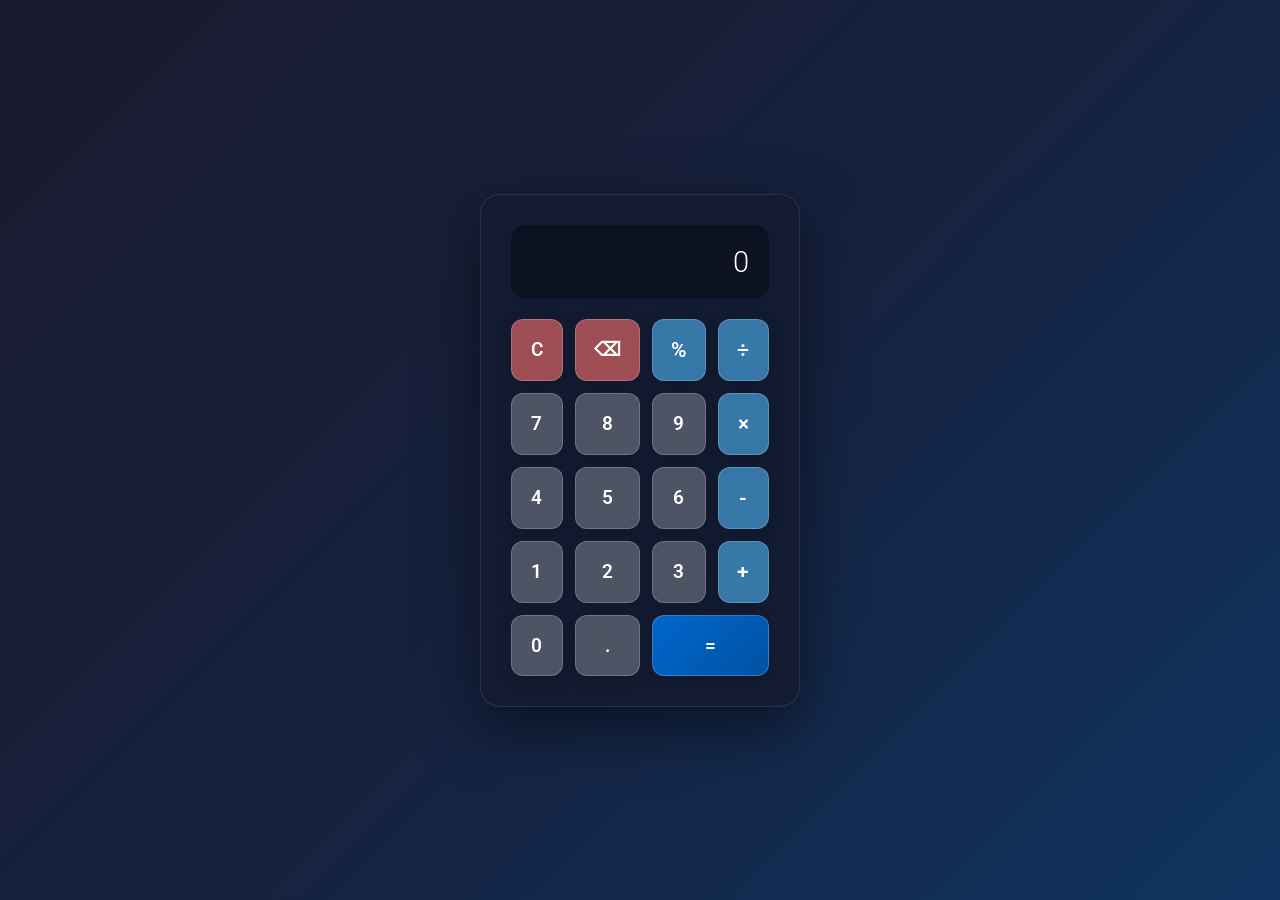
<file: calculator/index.html>
<!doctype html>
<html lang="en">
  <head>
    <meta charset="UTF-8" />
    <meta name="viewport" content="width=device-width, initial-scale=1.0" />
    <title>Calculator</title>
    <link rel="stylesheet" href="style.css" />
  </head>
  <body>
    <div class="container">
      <div class="cals-text">
        <p id="history"></p>
        <p id="user-input">0</p>
      </div>
      <div class="cals-keys">
        <button class="cals-btn" id="clear">C</button>
        <button class="cals-btn" id="backspace">⌫</button>
        <button class="cals-btn" id="percent">%</button>
        <button class="cals-btn" id="divide">÷</button>

        <button class="cals-btn" id="seven">7</button>
        <button class="cals-btn" id="eight">8</button>
        <button class="cals-btn" id="nine">9</button>
        <button class="cals-btn" id="multiply">×</button>

        <button class="cals-btn" id="four">4</button>
        <button class="cals-btn" id="five">5</button>
        <button class="cals-btn" id="six">6</button>
        <button class="cals-btn" id="subtract">-</button>

        <button class="cals-btn" id="one">1</button>
        <button class="cals-btn" id="two">2</button>
        <button class="cals-btn" id="three">3</button>
        <button class="cals-btn" id="add">+</button>

        <button class="cals-btn zero" id="zero">0</button>
        <button class="cals-btn" id="decimal">.</button>
        <button class="cals-btn equal-sign" id="equal">=</button>
      </div>
      <!-- /.cals-keys -->
    </div>
    <!-- /.container -->
  </body>
  <script src="script.js"></script>
</html>
</file>
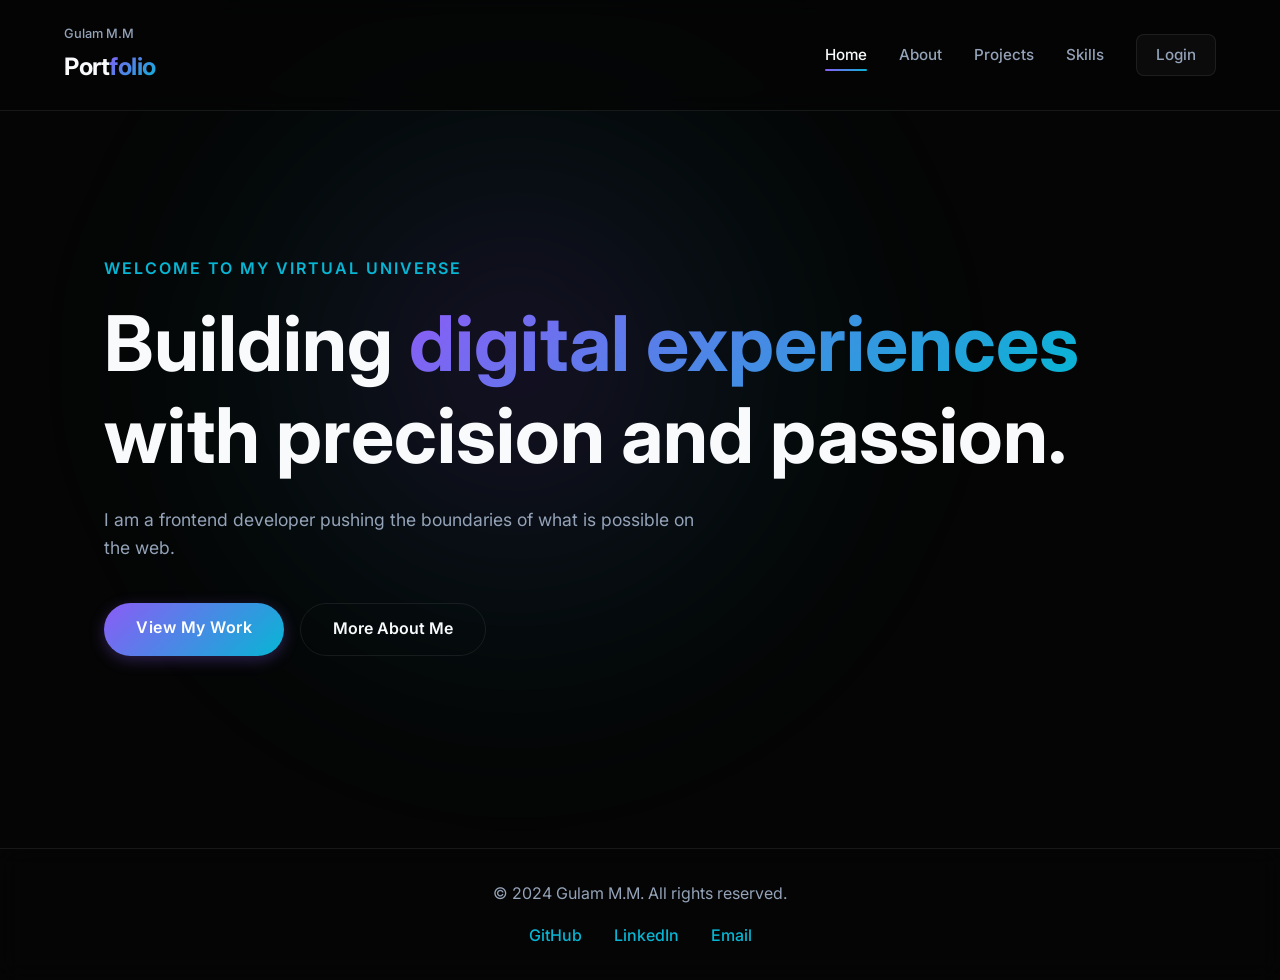
<file: portfolio-website/index.html>
<!doctype html>
<html lang="en">
  <head>
    <meta charset="UTF-8" />
    <meta name="viewport" content="width=device-width, initial-scale=1.0" />
    <title>My Portfolio</title>
    <meta
      name="description"
      content="portfolio of a creative developer specializing in modern web experiences."
    />
    <link rel="stylesheet" href="style.css" />
  </head>

  <body>
    <div class="ambient-glow"></div>

    <nav class="navbar">
      <div class="nav-header">
        <div class="nav-name">Gulam M.M</div>
        <a href="index.html" class="nav-logo"
          >Port<span class="text-gradient">folio</span></a
        >
      </div>

      <button class="menu-toggle" aria-label="Toggle Navigation">
        <svg
          width="24"
          height="24"
          viewBox="0 0 24 24"
          fill="none"
          stroke="currentColor"
          stroke-width="2"
          stroke-linecap="round"
          stroke-linejoin="round"
        >
          <line x1="3" y1="12" x2="21" y2="12"></line>
          <line x1="3" y1="6" x2="21" y2="6"></line>
          <line x1="3" y1="18" x2="21" y2="18"></line>
        </svg>
      </button>

      <div class="nav-links">
        <a href="index.html" class="active">Home</a>
        <a href="about.html">About</a>
        <a href="projects.html">Projects</a>
        <a href="skills.html">Skills</a>
        <a href="login.html" class="btn-login">Login</a>
      </div>
    </nav>

    <main>
      <section class="hero">
        <p class="tagline">Welcome to my virtual universe</p>
        <h1>
          Building <span class="text-gradient">digital experiences</span> with
          precision and passion.
        </h1>
        <p class="description">
          I am a frontend developer pushing the boundaries of what is possible
          on the web.
        </p>

        <div class="hero-btns">
          <a href="projects.html" class="btn-primary">View My Work</a>
          <a href="about.html" class="btn-secondary">More About Me</a>
        </div>
      </section>
    </main>

    <footer class="footer">
      <div class="footer-content">
        <p>&copy; 2024 Gulam M.M. All rights reserved.</p>
        <div class="footer-links">
          <a href="https://github.com/gulam-mm-alt">GitHub</a>
          <a href="https://www.linkedin.com/in/gulam-mohayyuddinsha-makandar-436558289">LinkedIn</a>
          <a href="mailto:saleemshamakandar4@gmail.com">Email</a>
        </div>
      </div>
    </footer>

    <script src="script.js"></script>
  </body>
</html>
</file>
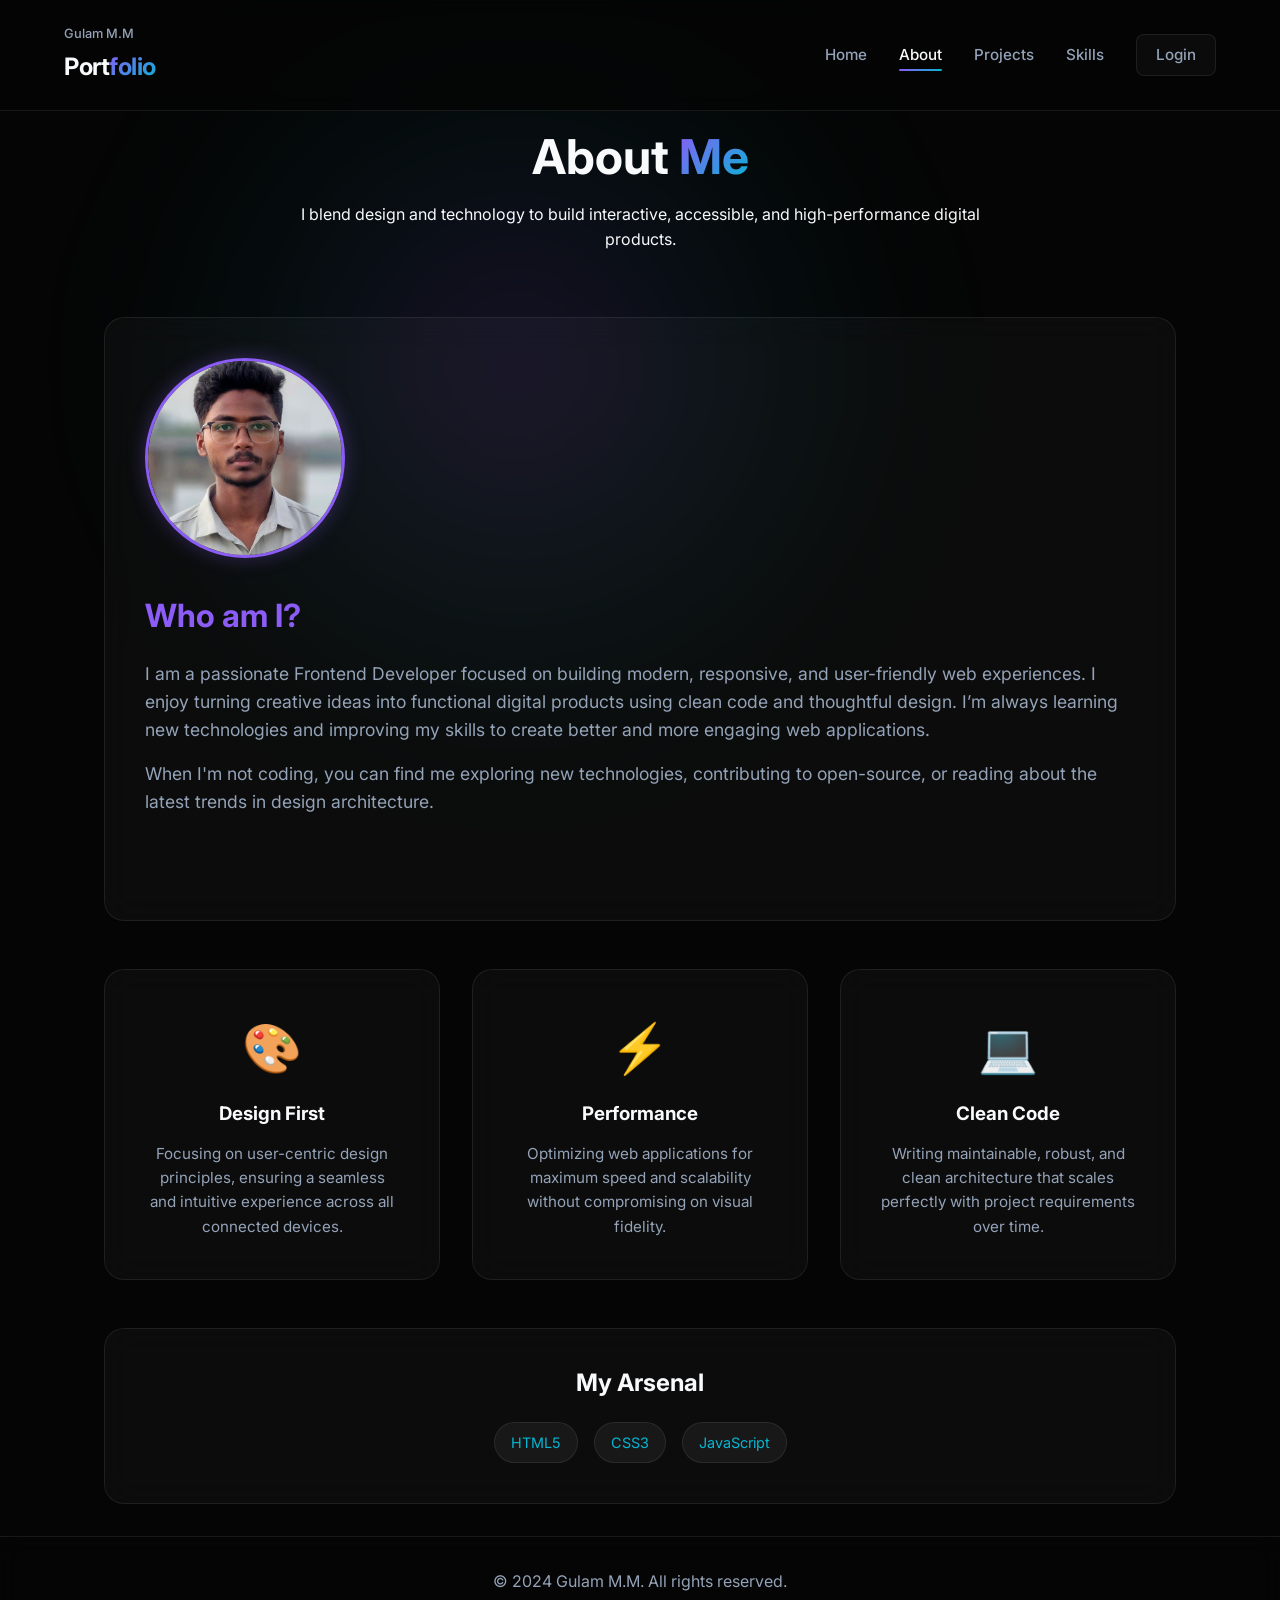
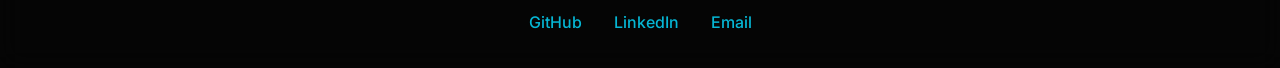
<file: portfolio-website/about.html>
<!doctype html>
<html lang="en">
  <head>
    <meta charset="UTF-8" />
    <meta name="viewport" content="width=device-width, initial-scale=1.0" />
    <title>About Me | Portfolio</title>
    <meta
      name="description"
      content="Learn more about my background, skills, and experience as a frontend developer."
    />
    <link rel="stylesheet" href="style.css" />
  </head>

  <body>
    <div class="ambient-glow"></div>

    <nav class="navbar">
      <div class="nav-header">
        <div class="nav-name">Gulam M.M</div>
        <a href="index.html" class="nav-logo"
          >Port<span class="text-gradient">folio</span></a
        >
      </div>

      <button class="menu-toggle" aria-label="Toggle Navigation">
        <svg
          width="24"
          height="24"
          viewBox="0 0 24 24"
          fill="none"
          stroke="currentColor"
          stroke-width="2"
          stroke-linecap="round"
          stroke-linejoin="round"
        >
          <line x1="3" y1="12" x2="21" y2="12"></line>
          <line x1="3" y1="6" x2="21" y2="6"></line>
          <line x1="3" y1="18" x2="21" y2="18"></line>
        </svg>
      </button>

      <div class="nav-links">
        <a href="index.html">Home</a>
        <a href="about.html" class="active">About</a>
        <a href="projects.html">Projects</a>
        <a href="skills.html">Skills</a>
        <a href="login.html" class="btn-login">Login</a>
      </div>
    </nav>

    <main class="about-page">
      <div class="page-header">
        <h1 class="reveal">About <span class="text-gradient">Me</span></h1>
        <p class="description reveal" style="max-width: 700px; margin: 0 auto">
          I blend design and technology to build interactive, accessible, and
          high-performance digital products.
        </p>
      </div>

      <section class="about-content">
        <div class="glass-card flex-card reveal">
          <div class="profile-image">
            <img
              src="images/WhatsApp Image 2025-09-30 at 01.10.41_15204b64.jpg"
              alt="Gulam M.M"
              class="profile-photo"
            />
          </div>
          <div class="bio-section">
            <h2>Who am I?</h2>
            <p>
              I am a passionate Frontend Developer focused on building modern,
              responsive, and user-friendly web experiences. I enjoy turning
              creative ideas into functional digital products using clean code
              and thoughtful design. I’m always learning new technologies and
              improving my skills to create better and more engaging web
              applications.
            </p>
            <p>
              When I'm not coding, you can find me exploring new technologies,
              contributing to open-source, or reading about the latest trends in
              design architecture.
            </p>
          </div>
        </div>

        <div class="skills-grid">
          <div class="glass-card skill-card reveal">
            <div class="skill-icon">🎨</div>
            <h3>Design First</h3>
            <p>
              Focusing on user-centric design principles, ensuring a seamless
              and intuitive experience across all connected devices.
            </p>
          </div>
          <div class="glass-card skill-card reveal">
            <div class="skill-icon">⚡</div>
            <h3>Performance</h3>
            <p>
              Optimizing web applications for maximum speed and scalability
              without compromising on visual fidelity.
            </p>
          </div>
          <div class="glass-card skill-card reveal">
            <div class="skill-icon">💻</div>
            <h3>Clean Code</h3>
            <p>
              Writing maintainable, robust, and clean architecture that scales
              perfectly with project requirements over time.
            </p>
          </div>
        </div>

        <div class="tech-stack glass-card reveal">
          <h2>My Arsenal</h2>
          <div class="tags">
            <span class="tech-tag">HTML5</span>
            <span class="tech-tag">CSS3</span>
            <span class="tech-tag">JavaScript</span>
          </div>
        </div>
      </section>
    </main>

    <footer class="footer">
      <div class="footer-content">
        <p>&copy; 2024 Gulam M.M. All rights reserved.</p>
        <div class="footer-links">
          <a href="https://github.com/gulam-mm-alt">GitHub</a>
          <a
            href="https://www.linkedin.com/in/gulam-mohayyuddinsha-makandar-436558289"
            >LinkedIn</a
          >
          <a href="mailto:saleemshamakandar4@gmail.com">Email</a>
        </div>
      </div>
    </footer>

    <script src="script.js"></script>
  </body>
</html>
</file>
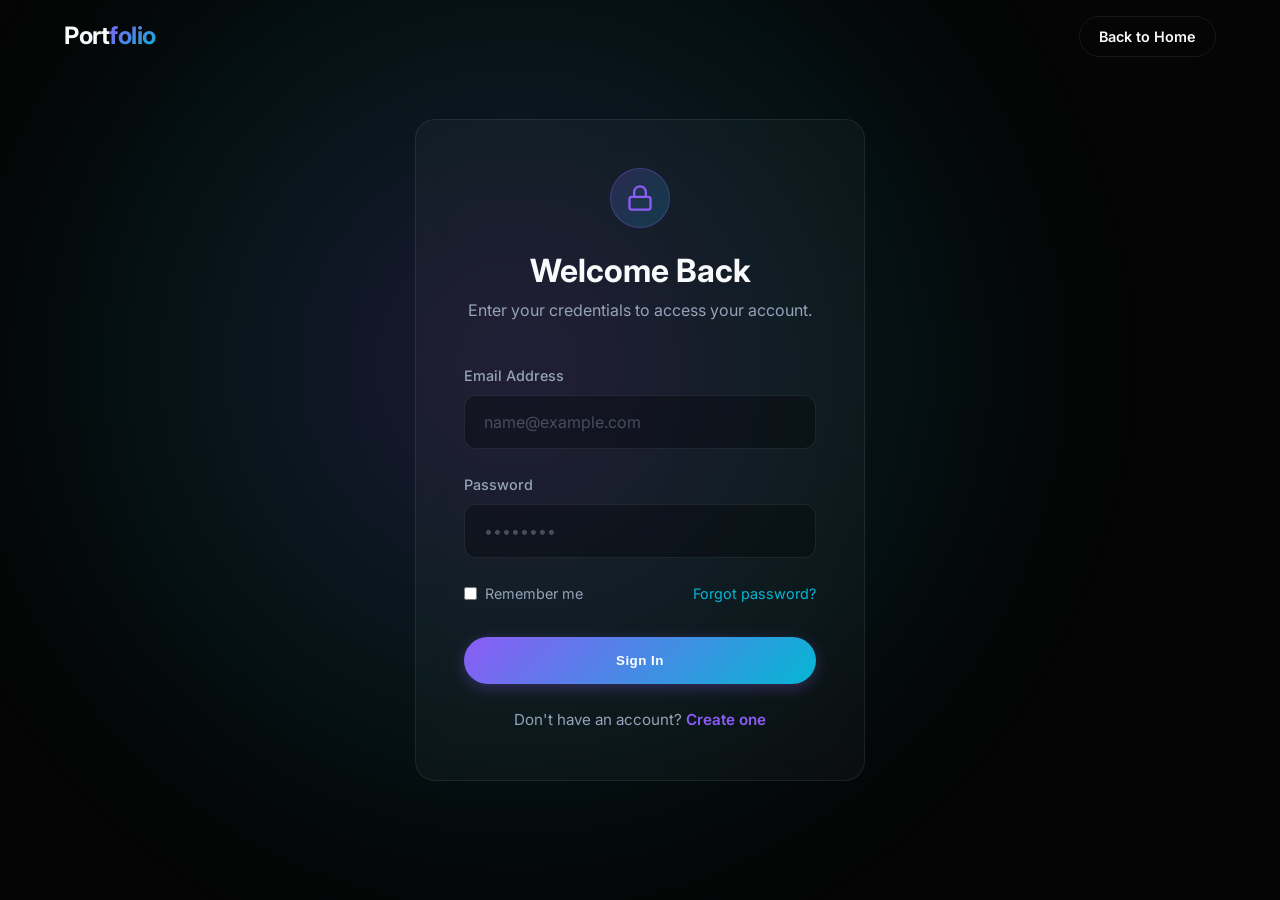
<file: portfolio-website/login.html>
<!DOCTYPE html>
<html lang="en">

<head>
    <meta charset="UTF-8">
    <meta name="viewport" content="width=device-width, initial-scale=1.0">
    <title>Login | Secure Access</title>
    <meta name="description" content="Secure login portal to access restricted areas of the portfolio.">
    <link rel="stylesheet" href="style.css">
</head>

<body style="overflow: hidden;"> <!-- Prevent scrolling on login page for full immersion -->

    <div class="ambient-glow"
        style="width: 80vw; height: 80vw; background: radial-gradient(circle, rgba(139, 92, 246, 0.2) 0%, rgba(6, 182, 212, 0.1) 40%, rgba(0,0,0,0) 70%);">
    </div>

    <nav class="navbar scrolled"
        style="box-shadow: none; border-bottom: none; background: transparent; backdrop-filter: none;">
        <a href="index.html" class="nav-logo">Port<span class="text-gradient">folio</span></a>

        <a href="index.html" class="btn-secondary" style="padding: 0.5rem 1.2rem; font-size: 0.9rem;">Back to Home</a>
    </nav>

    <main class="login-page">
        <div class="glass-card login-container reveal">
            <div class="login-icon">
                <svg width="28" height="28" viewBox="0 0 24 24" fill="none" stroke="currentColor" stroke-width="2"
                    stroke-linecap="round" stroke-linejoin="round">
                    <rect x="3" y="11" width="18" height="11" rx="2" ry="2"></rect>
                    <path d="M7 11V7a5 5 0 0 1 10 0v4"></path>
                </svg>
            </div>

            <h1>Welcome Back</h1>
            <p>Enter your credentials to access your account.</p>

            <form id="loginForm" novalidate>
                <div class="form-group" id="emailGroup">
                    <label for="email">Email Address</label>
                    <input type="email" id="email" placeholder="name@example.com" autocomplete="email" required>
                    <div class="error-message">Please enter a valid email address.</div>
                </div>

                <div class="form-group" id="passwordGroup">
                    <label for="password">Password</label>
                    <input type="password" id="password" placeholder="••••••••" autocomplete="current-password"
                        required>
                    <div class="error-message">Password must be at least 6 characters.</div>
                </div>

                <div class="login-options">
                    <label class="remember-me">
                        <input type="checkbox">
                        <span>Remember me</span>
                    </label>
                    <a href="#" class="forgot-password">Forgot password?</a>
                </div>

                <button type="submit" class="btn-primary btn-submit">Sign In</button>
            </form>

            <div class="signup-link">
                Don't have an account? <a href="#">Create one</a>
            </div>
        </div>
    </main>

    <script src="script.js"></script>
    <script>
        // Specific inline script for Login form mock validation to keep interactivity rich
        document.addEventListener('DOMContentLoaded', () => {
            const form = document.getElementById('loginForm');
            const emailInput = document.getElementById('email');
            const passwordInput = document.getElementById('password');
            const emailGroup = document.getElementById('emailGroup');
            const passwordGroup = document.getElementById('passwordGroup');
            const btnSubmit = document.querySelector('.btn-submit');

            form.addEventListener('submit', (e) => {
                e.preventDefault(); // Prevent actual submission

                let isValid = true;

                // Reset states
                emailGroup.classList.remove('error');
                passwordGroup.classList.remove('error');

                // Basic validation
                if (!emailInput.value || !emailInput.value.includes('@')) {
                    emailGroup.classList.add('error');
                    isValid = false;
                }

                if (!passwordInput.value || passwordInput.value.length < 6) {
                    passwordGroup.classList.add('error');
                    isValid = false;
                }

                if (isValid) {
                    // Simulate loading state
                    const originalText = btnSubmit.textContent;
                    btnSubmit.textContent = 'Authenticating...';
                    btnSubmit.style.opacity = '0.7';
                    btnSubmit.disabled = true;

                    // Fake network delay
                    setTimeout(() => {
                        btnSubmit.textContent = 'Success!';
                        btnSubmit.style.background = '#10b981';
                        btnSubmit.style.opacity = '1';

                        // Fake redirect
                        setTimeout(() => {
                            window.location.href = 'index.html';
                        }, 1000);
                    }, 1500);
                }

                // Trigger shake animation on form if invalid
                if (!isValid) {
                    const container = document.querySelector('.login-container');
                    container.style.transform = 'translate(5px, 0)';
                    setTimeout(() => container.style.transform = 'translate(-5px, 0)', 100);
                    setTimeout(() => container.style.transform = 'translate(5px, 0)', 200);
                    setTimeout(() => container.style.transform = 'translate(-5px, 0)', 300);
                    setTimeout(() => container.style.transform = 'translate(0, 0)', 400);
                }
            });
        });
    </script>
</body>

</html>
</file>
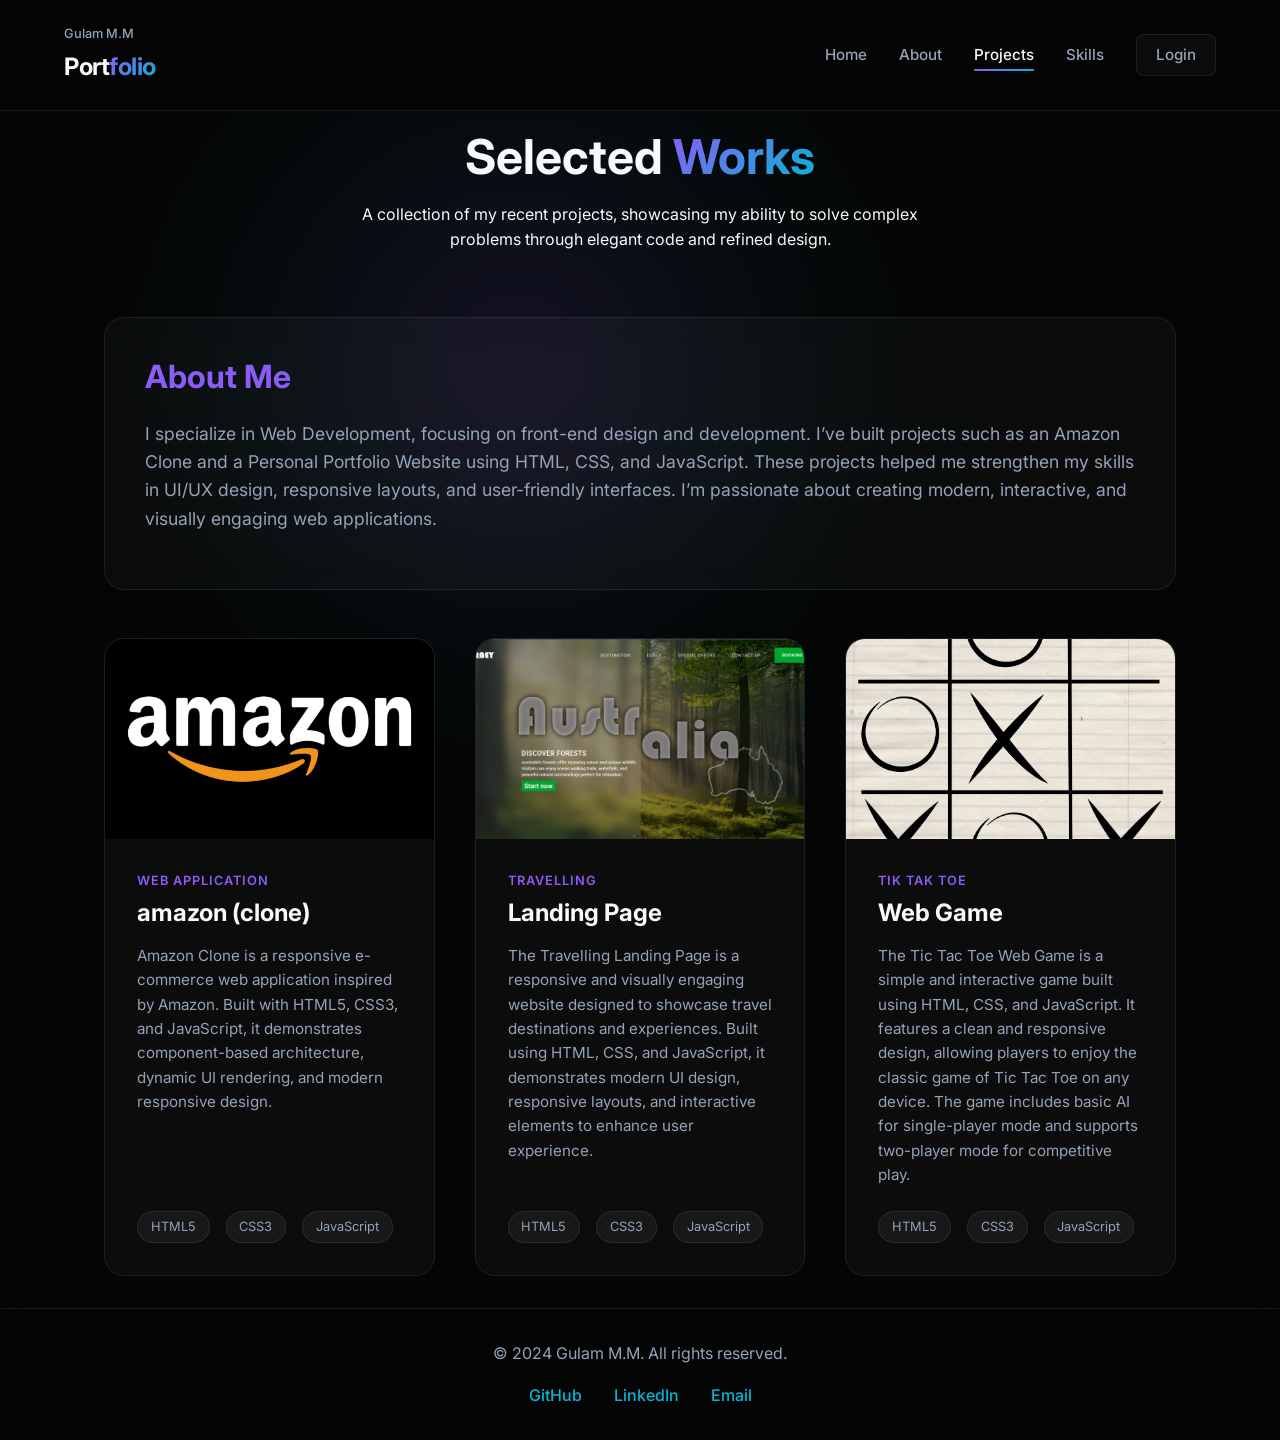
<file: portfolio-website/projects.html>
<!doctype html>
<html lang="en">
  <head>
    <meta charset="UTF-8" />
    <meta name="viewport" content="width=device-width, initial-scale=1.0" />
    <title>Projects | Portfolio</title>
    <meta
      name="description"
      content="Explore my latest works and interactive web applications."
    />
    <link rel="stylesheet" href="style.css" />
  </head>

  <body>
    <div class="ambient-glow"></div>

    <nav class="navbar">
      <div class="nav-header">
        <div class="nav-name">Gulam M.M</div>
        <a href="index.html" class="nav-logo"
          >Port<span class="text-gradient">folio</span></a
        >
      </div>

      <button class="menu-toggle" aria-label="Toggle Navigation">
        <svg
          width="24"
          height="24"
          viewBox="0 0 24 24"
          fill="none"
          stroke="currentColor"
          stroke-width="2"
          stroke-linecap="round"
          stroke-linejoin="round"
        >
          <line x1="3" y1="12" x2="21" y2="12"></line>
          <line x1="3" y1="6" x2="21" y2="6"></line>
          <line x1="3" y1="18" x2="21" y2="18"></line>
        </svg>
      </button>

      <div class="nav-links">
        <a href="index.html">Home</a>
        <a href="about.html">About</a>
        <a href="projects.html" class="active">Projects</a>
        <a href="skills.html">Skills</a>
        <a href="login.html" class="btn-login">Login</a>
      </div>
    </nav>

    <main class="projects-page">
      <div class="page-header">
        <h1 class="reveal">
          Selected <span class="text-gradient">Works</span>
        </h1>
        <p class="description reveal" style="max-width: 600px; margin: 0 auto">
          A collection of my recent projects, showcasing my ability to solve
          complex problems through elegant code and refined design.
        </p>
      </div>

      <section class="bio-section reveal">
        <div class="glass-card">
          <h2>About Me</h2>
          <p>
            I specialize in Web Development, focusing on front-end design and
            development. I’ve built projects such as an Amazon Clone and a
            Personal Portfolio Website using HTML, CSS, and JavaScript. These
            projects helped me strengthen my skills in UI/UX design, responsive
            layouts, and user-friendly interfaces. I’m passionate about creating
            modern, interactive, and visually engaging web applications.
          </p>
        </div>
      </section>

      <div class="gallery">
        <!-- Project 1 -->
        <article class="glass-card project-card reveal">
          <div class="project-img placeholder-gradient-1"></div>
          <div class="project-info">
            <span class="project-category">Web Application</span>
            <h3>amazon (clone)</h3>
            <p>
              Amazon Clone is a responsive e-commerce web application inspired
              by Amazon. Built with HTML5, CSS3, and JavaScript, it demonstrates
              component-based architecture, dynamic UI rendering, and modern
              responsive design.
            </p>
            <div class="tags">
              <span class="tech-tag small">HTML5</span>
              <span class="tech-tag small">CSS3</span>
              <span class="tech-tag small">JavaScript</span>
            </div>
          </div>
        </article>

        <!-- Project 2 -->
        <article class="glass-card project-card reveal">
          <div class="project-img placeholder-gradient-2"></div>
          <div class="project-info">
            <span class="project-category">Travelling</span>
            <h3>Landing Page</h3>
            <p>
              The Travelling Landing Page is a responsive and visually engaging
              website designed to showcase travel destinations and experiences.
              Built using HTML, CSS, and JavaScript, it demonstrates modern UI
              design, responsive layouts, and interactive elements to enhance
              user experience.
            </p>
            <div class="tags">
              <span class="tech-tag small">HTML5</span>
              <span class="tech-tag small">CSS3</span>
              <span class="tech-tag small">JavaScript</span>
            </div>
          </div>
        </article>

        <!-- Project 3 -->
        <article class="glass-card project-card reveal">
          <div class="project-img placeholder-gradient-3"></div>
          <div class="project-info">
            <span class="project-category">TIK TAK TOE</span>
            <h3>Web Game</h3>
            <p>
              The Tic Tac Toe Web Game is a simple and interactive game built
              using HTML, CSS, and JavaScript. It features a clean and
              responsive design, allowing players to enjoy the classic game of
              Tic Tac Toe on any device. The game includes basic AI for
              single-player mode and supports two-player mode for competitive
              play.
            </p>
            <div class="tags">
              <span class="tech-tag small">HTML5</span>
              <span class="tech-tag small">CSS3</span>
              <span class="tech-tag small">JavaScript</span>
            </div>
          </div>
        </article>
      </div>
    </main>

    <footer class="footer">
      <div class="footer-content">
        <p>&copy; 2024 Gulam M.M. All rights reserved.</p>
        <div class="footer-links">
          <a href="https://github.com/gulam-mm-alt">GitHub</a>
          <a
            href="https://www.linkedin.com/in/gulam-mohayyuddinsha-makandar-436558289"
            >LinkedIn</a
          >
          <a href="mailto:saleemshamakandar4@gmail.com">Email</a>
        </div>
      </div>
    </footer>

    <script src="script.js"></script>
  </body>
</html>
</file>
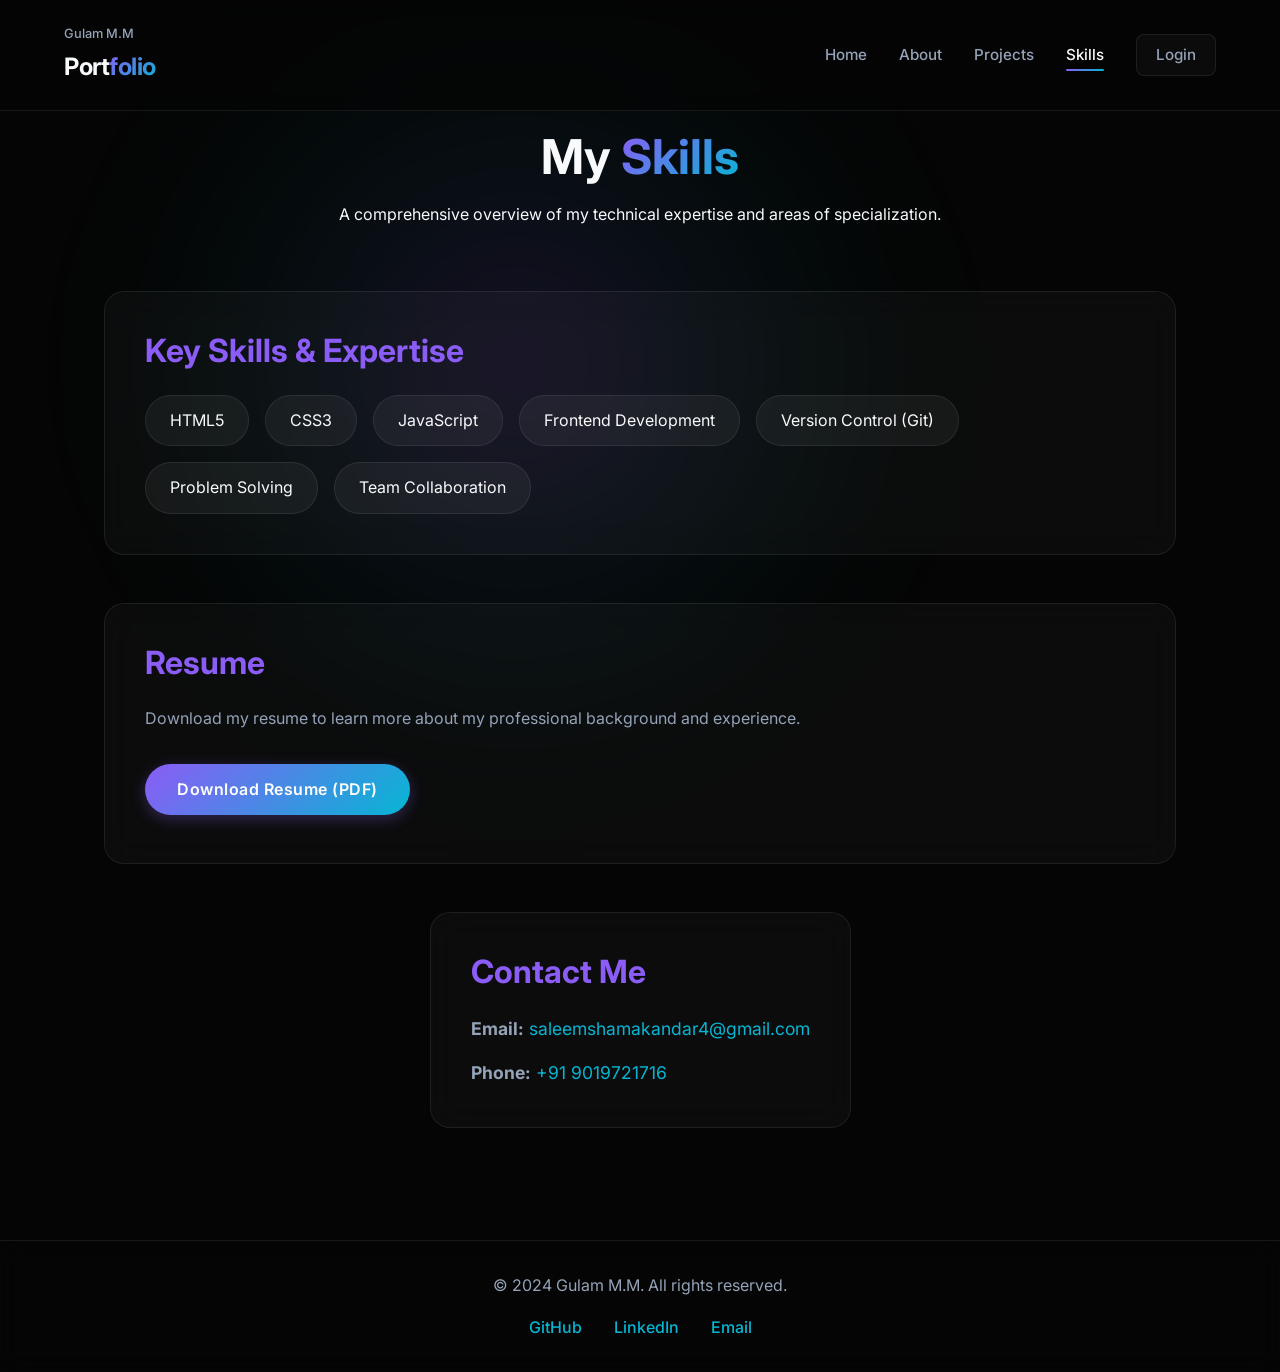
<file: portfolio-website/skills.html>
<!doctype html>
<html lang="en">
  <head>
    <meta charset="UTF-8" />
    <meta name="viewport" content="width=device-width, initial-scale=1.0" />
    <title>Skills | Portfolio</title>
    <meta
      name="description"
      content="Explore my technical skills and expertise in web development."
    />
    <link rel="stylesheet" href="style.css" />
  </head>

  <body>
    <div class="ambient-glow"></div>

    <nav class="navbar">
      <div class="nav-header">
        <div class="nav-name">Gulam M.M</div>
        <a href="index.html" class="nav-logo"
          >Port<span class="text-gradient">folio</span></a
        >
      </div>

      <button class="menu-toggle" aria-label="Toggle Navigation">
        <svg
          width="24"
          height="24"
          viewBox="0 0 24 24"
          fill="none"
          stroke="currentColor"
          stroke-width="2"
          stroke-linecap="round"
          stroke-linejoin="round"
        >
          <line x1="3" y1="12" x2="21" y2="12"></line>
          <line x1="3" y1="6" x2="21" y2="6"></line>
          <line x1="3" y1="18" x2="21" y2="18"></line>
        </svg>
      </button>

      <div class="nav-links">
        <a href="index.html">Home</a>
        <a href="about.html">About</a>
        <a href="projects.html">Projects</a>
        <a href="skills.html" class="active">Skills</a>
        <a href="login.html" class="btn-login">Login</a>
      </div>
    </nav>

    <main class="skills-page">
      <div class="page-header">
        <h1 class="reveal">My <span class="text-gradient">Skills</span></h1>
        <p class="description reveal" style="max-width: 700px; margin: 0 auto">
          A comprehensive overview of my technical expertise and areas of
          specialization.
        </p>
      </div>

      <section class="skills-content">
        <div class="skills-list glass-card reveal">
          <h2>Key Skills & Expertise</h2>
          <div class="skills-tags">
            <span class="skill-tag">HTML5</span>
            <span class="skill-tag">CSS3</span>
            <span class="skill-tag">JavaScript</span>
            <span class="skill-tag">Frontend Development</span>
            <span class="skill-tag">Version Control (Git)</span>
            <span class="skill-tag">Problem Solving</span>
            <span class="skill-tag">Team Collaboration</span>
          </div>
        </div>

        <div class="resume-section glass-card reveal">
          <h2>Resume</h2>
          <p>
            Download my resume to learn more about my professional background
            and experience.
          </p>
          <a href="images/Gulam_M.M_Resume (3).pdf" class="btn-primary" download
            >Download Resume (PDF)</a
          >
        </div>
      </section>

      <section class="contact-section glass-card reveal">
        <h2>Contact Me</h2>
        <div class="contact-info">
          <div class="contact-item">
            <strong>Email:</strong>
            <a href="mailto:saleemshamakandar4@gmail.com"
              >saleemshamakandar4@gmail.com</a
            >
          </div>
          <div class="contact-item">
            <strong>Phone:</strong>
            <a href="tel:+919019721716">+91 9019721716</a>
          </div>
        </div>
      </section>
    </main>

    <footer class="footer">
      <div class="footer-content">
        <p>&copy; 2024 Gulam M.M. All rights reserved.</p>
        <div class="footer-links">
          <a href="https://github.com/gulam-mm-alt">GitHub</a>
          <a
            href="https://www.linkedin.com/in/gulam-mohayyuddinsha-makandar-436558289"
            >LinkedIn</a
          >
          <a href="mailto:saleemshamakandar4@gmail.com">Email</a>
        </div>
      </div>
    </footer>

    <script src="script.js"></script>
  </body>
</html>
</file>
<file: calculator/style.css>
@import url("https://fonts.googleapis.com/css2?family=Roboto:ital,wght@0,100..900;1,100..900&display=swap");

* {
  margin: 0;
  padding: 0;
  box-sizing: border-box;
  font-family: "Roboto", sans-serif;
}

body {
  display: flex;
  justify-content: center;
  align-items: center;
  min-height: 100vh;
  background: linear-gradient(135deg, #1a1a2e 0%, #16213e 50%, #0f3460 100%);
}

.container {
  background: rgba(20, 28, 50, 0.95);
  /* Safari/Chrome require prefix for backdrop-filter */
  -webkit-backdrop-filter: blur(20px);
  backdrop-filter: blur(20px);
  border-radius: 20px;
  padding: 30px;
  box-shadow: 0 20px 60px rgba(0, 0, 0, 0.5);
  border: 1px solid rgba(255, 255, 255, 0.1);
  max-width: 320px;
  width: 100%;
}

.cals-text {
  display: flex;
  justify-content: flex-end;
  align-items: center;
  background: rgba(0, 0, 0, 0.3);
  border-radius: 15px;
  padding: 20px;
  margin-bottom: 20px;
  box-shadow: inset 0 4px 10px rgba(0, 0, 0, 0.2);
}

#history {
  font-size: 0.9em;
  color: rgba(255, 255, 255, 0.7);
  text-align: right;
  min-height: 1.2em;
  margin-bottom: 4px;
  word-wrap: break-word;
  word-break: break-all;
}

#user-input {
  font-size: 1.8em; /* smaller to keep numbers small */
  color: #ffffff;
  font-weight: 300;
  word-wrap: break-word;
  word-break: break-all;
  max-width: 100%;
  text-align: right;
  overflow-x: auto; /* allow scrolling when too long */
  white-space: nowrap;
}

.cals-keys {
  display: grid;
  grid-template-columns: repeat(4, 1fr);
  gap: 12px;
}

.cals-btn {
  padding: 18px;
  font-size: 1.2em;
  font-weight: 600;
  border: none;
  border-radius: 12px;
  cursor: pointer;
  background: rgba(255, 255, 255, 0.25);
  color: #ffffff;
  transition: all 0.3s ease;
  -webkit-backdrop-filter: blur(10px);
  backdrop-filter: blur(10px);
  border: 1px solid rgba(255, 255, 255, 0.2);
  box-shadow: 0 4px 15px rgba(0, 0, 0, 0.15);
}

.cals-btn:hover {
  background: rgba(255, 255, 255, 0.35);
  transform: translateY(-2px);
  box-shadow: 0 6px 20px rgba(0, 0, 0, 0.2);
}

.cals-btn:active {
  transform: translateY(0px);
  box-shadow: 0 2px 10px rgba(0, 0, 0, 0.1);
}

#clear,
#backspace {
  background: rgba(220, 100, 100, 0.7);
  color: #ffffff;
}

#clear:hover,
#backspace:hover {
  background: rgba(220, 100, 100, 0.9);
}

#divide,
#multiply,
#subtract,
#add,
#percent,
#posneg {
  background: rgba(70, 160, 220, 0.7);
  color: #ffffff;
  font-size: 1.3em;
}

#divide:hover,
#multiply:hover,
#subtract:hover,
#add:hover,
#percent:hover,
#posneg:hover {
  background: rgba(70, 160, 220, 0.9);
}

.equal-sign {
  background: linear-gradient(135deg, #0066cc 0%, #0052a3 100%);
  color: white;
  grid-column: span 2;
  font-size: 1.2em; /* match other buttons */
}

.equal-sign:hover {
  background: linear-gradient(135deg, #0052a3 0%, #003d7a 100%);
}
</file>
<file: portfolio-website/style.css>
@import url("https://fonts.googleapis.com/css2?family=Inter:wght@300;400;500;600;700&display=swap");

:root {
  --bg-color: #050505;
  --surface-color: rgba(255, 255, 255, 0.03);
  --surface-border: rgba(255, 255, 255, 0.08);
  --text-primary: #f8fafc;
  --text-secondary: #94a3b8;
  --accent-1: #8b5cf6;
  --accent-2: #06b6d4;
  --gradient-primary: linear-gradient(135deg, var(--accent-1), var(--accent-2));
  --font-main: "Inter", sans-serif;
  --transition-smooth: all 0.3s cubic-bezier(0.4, 0, 0.2, 1);
}

* {
  margin: 0;
  padding: 0;
  box-sizing: border-box;
}

body {
  font-family: var(--font-main);
  background-color: var(--bg-color);
  color: var(--text-primary);
  line-height: 1.6;
  overflow-x: hidden;
  min-height: 100vh;
  display: flex;
  flex-direction: column;
}

/* Background Ambient Glow */
.ambient-glow {
  position: fixed;
  top: 50%;
  left: 50%;
  transform: translate(-50%, -50%);
  width: 60vw;
  height: 60vw;
  background: radial-gradient(
    circle,
    rgba(139, 92, 246, 0.15) 0%,
    rgba(6, 182, 212, 0.05) 40%,
    rgba(0, 0, 0, 0) 70%
  );
  border-radius: 50%;
  z-index: -1;
  pointer-events: none;
  filter: blur(60px);
  animation: pulse-glow 10s infinite alternate linear;
}

@keyframes pulse-glow {
  0% {
    transform: translate(-50%, -50%) scale(1);
    opacity: 0.8;
  }

  100% {
    transform: translate(-50%, -50%) scale(1.2);
    opacity: 1;
  }
}

/* Typography */
h1,
h2,
h3,
h4,
h5,
h6 {
  font-weight: 700;
  line-height: 1.2;
  margin-bottom: 1rem;
}

.text-gradient {
  background: var(--gradient-primary);
  -webkit-background-clip: text;
  -webkit-text-fill-color: transparent;
  background-clip: text;
  display: inline-block;
}

a {
  text-decoration: none;
  color: inherit;
  transition: var(--transition-smooth);
}

/* Navbar */
.navbar {
  position: fixed;
  top: 0;
  width: 100%;
  padding: 1.5rem 5%;
  display: flex;
  justify-content: space-between;
  align-items: center;
  z-index: 1000;
  background: rgba(5, 5, 5, 0.7);
  -webkit-backdrop-filter: blur(12px);
  backdrop-filter: blur(12px);
  border-bottom: 1px solid var(--surface-border);
  transition: var(--transition-smooth);
}

.navbar.scrolled {
  padding: 1rem 5%;
  box-shadow: 0 10px 30px rgba(0, 0, 0, 0.5);
}

.nav-logo {
  font-size: 1.5rem;
  font-weight: 700;
  letter-spacing: -0.5px;
}

.nav-header {
  display: flex;
  flex-direction: column;
  align-items: flex-start;
}

.nav-name {
  font-size: 0.8rem;
  font-weight: 500;
  color: var(--text-secondary);
  margin-bottom: 0.2rem;
}

.nav-links {
  display: flex;
  gap: 2rem;
  align-items: center;
}

.nav-links a {
  font-size: 0.95rem;
  font-weight: 500;
  color: var(--text-secondary);
  position: relative;
}

.nav-links a:hover,
.nav-links a.active {
  color: var(--text-primary);
}

.nav-links a::after {
  content: "";
  position: absolute;
  width: 0;
  height: 2px;
  bottom: -4px;
  left: 0;
  background: var(--gradient-primary);
  transition: width 0.3s ease;
  border-radius: 2px;
}

.nav-links a:hover::after,
.nav-links a.active::after {
  width: 100%;
}

.btn-login {
  padding: 0.5rem 1.2rem;
  border-radius: 8px;
  background: var(--surface-color);
  border: 1px solid var(--surface-border);
  color: var(--text-primary);
  font-weight: 600;
  transition: var(--transition-smooth);
}

.btn-login:hover {
  background: rgba(255, 255, 255, 0.1);
  border-color: var(--accent-1);
  box-shadow: 0 0 15px rgba(139, 92, 246, 0.3);
}

/* Mobile Menu Toggle */
.menu-toggle {
  display: none;
  background: none;
  border: none;
  color: var(--text-primary);
  font-size: 1.5rem;
  cursor: pointer;
}

/* Buttons */
.btn-primary {
  display: inline-block;
  padding: 0.8rem 2rem;
  border-radius: 50px;
  background: var(--gradient-primary);
  color: white;
  font-weight: 600;
  letter-spacing: 0.5px;
  border: none;
  cursor: pointer;
  box-shadow: 0 4px 15px rgba(139, 92, 246, 0.3);
  transition: var(--transition-smooth);
  position: relative;
  overflow: hidden;
  z-index: 1;
}

.btn-primary::before {
  content: "";
  position: absolute;
  top: 0;
  left: 0;
  width: 100%;
  height: 100%;
  background: linear-gradient(135deg, var(--accent-2), var(--accent-1));
  z-index: -1;
  transition: opacity 0.3s ease;
  opacity: 0;
}

.btn-primary:hover::before {
  opacity: 1;
}

.btn-primary:hover {
  transform: translateY(-2px);
  box-shadow: 0 8px 25px rgba(139, 92, 246, 0.5);
}

.btn-secondary {
  display: inline-block;
  padding: 0.8rem 2rem;
  border-radius: 50px;
  background: transparent;
  color: var(--text-primary);
  font-weight: 600;
  border: 1px solid var(--surface-border);
  cursor: pointer;
  transition: var(--transition-smooth);
}

.btn-secondary:hover {
  border-color: var(--accent-1);
  background: rgba(139, 92, 246, 0.1);
}

/* Main Layout */
main {
  flex: 1;
  display: flex;
  flex-direction: column;
  align-items: center;
  justify-content: center;
  padding: 6rem 5% 2rem;
  width: 100%;
  max-width: 1200px;
  margin: 0 auto;
}

/* Hero Section */
.hero {
  min-height: 80vh;
  display: flex;
  flex-direction: column;
  justify-content: center;
  align-items: flex-start;
  width: 100%;
}

.hero p.tagline {
  color: var(--accent-2);
  font-weight: 600;
  letter-spacing: 2px;
  text-transform: uppercase;
  margin-bottom: 1rem;
  animation: slideUp 0.8s ease backwards;
}

.hero h1 {
  font-size: clamp(2.5rem, 6vw, 5rem);
  margin-bottom: 1.5rem;
  animation: slideUp 0.8s ease 0.2s backwards;
}

.hero p.description {
  color: var(--text-secondary);
  font-size: 1.1rem;
  max-width: 600px;
  margin-bottom: 2.5rem;
  animation: slideUp 0.8s ease 0.4s backwards;
}

.hero-btns {
  display: flex;
  gap: 1rem;
  animation: slideUp 0.8s ease 0.6s backwards;
}

/* General Layout Elements for other pages */
.page-header {
  text-align: center;
  margin-bottom: 4rem;
  animation: fadeIn 1s ease;
}

.page-header h1 {
  font-size: 3rem;
}

.glass-card {
  background: var(--surface-color);
  -webkit-backdrop-filter: blur(16px);
  backdrop-filter: blur(16px);
  border: 1px solid var(--surface-border);
  border-radius: 20px;
  padding: 2.5rem;
  transition: var(--transition-smooth);
}

.glass-card:hover {
  transform: translateY(-5px);
  border-color: rgba(139, 92, 246, 0.3);
  box-shadow: 0 10px 40px rgba(0, 0, 0, 0.4);
}

/* About Page Specifics */
.about-page {
  padding-top: 8rem;
}

.about-content {
  display: flex;
  flex-direction: column;
  gap: 3rem;
  width: 100%;
}

.flex-card {
  display: flex;
  flex-wrap: wrap;
  align-items: center;
  gap: 2rem;
}

.profile-image {
  flex-shrink: 0;
}

.profile-photo {
  width: 200px;
  height: 200px;
  border-radius: 50%;
  object-fit: cover;
  border: 3px solid var(--accent-1);
  box-shadow: 0 0 20px rgba(139, 92, 246, 0.3);
}

.bio-section h2 {
  font-size: 2rem;
  margin-bottom: 1.5rem;
  color: var(--accent-1);
}

.bio-section p {
  color: var(--text-secondary);
  font-size: 1.1rem;
  margin-bottom: 1rem;
}

.skills-grid {
  display: grid;
  grid-template-columns: repeat(auto-fit, minmax(280px, 1fr));
  gap: 2rem;
}

.skill-card {
  text-align: center;
}

.skill-icon {
  font-size: 3rem;
  margin-bottom: 1rem;
  display: inline-block;
}

.skill-card h3 {
  color: var(--text-primary);
  margin-bottom: 1rem;
}

.skill-card p {
  color: var(--text-secondary);
  font-size: 0.95rem;
}

.tech-stack {
  text-align: center;
}

.tags {
  display: flex;
  flex-wrap: wrap;
  justify-content: center;
  gap: 1rem;
  margin-top: 1.5rem;
}

.tech-tag {
  background: rgba(255, 255, 255, 0.05);
  border: 1px solid var(--surface-border);
  padding: 0.5rem 1rem;
  border-radius: 50px;
  font-size: 0.9rem;
  color: var(--accent-2);
  transition: var(--transition-smooth);
}

.tech-tag.small {
  padding: 0.3rem 0.8rem;
  font-size: 0.8rem;
  color: var(--text-secondary);
}

.tech-tag:hover {
  background: rgba(6, 182, 212, 0.1);
  border-color: var(--accent-2);
  color: var(--text-primary);
  transform: translateY(-2px);
}

/* Projects Page Specifics */
.projects-page {
  padding-top: 8rem;
}

.gallery {
  display: grid;
  grid-template-columns: repeat(auto-fit, minmax(320px, 1fr));
  gap: 2.5rem;
  width: 100%;
}

.project-card {
  padding: 0;
  overflow: hidden;
  display: flex;
  flex-direction: column;
}

.project-img {
  width: 100%;
  height: 200px;
  background-size: cover;
  background-position: center;
  transition: transform 0.5s ease;
}

.project-card:hover .project-img {
  transform: scale(1.05);
}

/* Stand-in gradients for project images */
.placeholder-gradient-1 {
  background-image: url("images/Amazon14.jpg");
  background-size: cover;
  background-position: center;
}

.placeholder-gradient-2 {
  background-image: url("images/Screenshot 2026-03-08 034346.png");
  background-size: cover;
  background-position: center;
}

.placeholder-gradient-3 {
  background-image: url("images/27707-game-944386_1920.jpg");
  background-size: cover;
  background-position: center;
}

.project-info {
  padding: 2rem;
  flex: 1;
  display: flex;
  flex-direction: column;
}

.project-category {
  font-size: 0.8rem;
  text-transform: uppercase;
  letter-spacing: 1px;
  color: var(--accent-1);
  margin-bottom: 0.5rem;
  font-weight: 600;
}

.project-info h3 {
  font-size: 1.5rem;
  margin-bottom: 1rem;
}

.project-info p {
  color: var(--text-secondary);
  font-size: 0.95rem;
  margin-bottom: 1.5rem;
  flex: 1;
}

.project-info .tags {
  justify-content: flex-start;
  margin-top: 0;
}

/* Bio section in projects */
.bio-section {
  margin-bottom: 3rem;
}

.bio-section h2 {
  font-size: 2rem;
  margin-bottom: 1.5rem;
  color: var(--accent-1);
}

.bio-section p {
  color: var(--text-secondary);
  font-size: 1.1rem;
  line-height: 1.6;
}

/* Login Page Specifics */
.login-page {
  display: flex;
  align-items: center;
  justify-content: center;
  min-height: 100vh;
  padding: 2rem;
}

.login-container {
  width: 100%;
  max-width: 450px;
  padding: 3rem !important;
  text-align: center;
  position: relative;
  z-index: 10;
}

.login-icon {
  width: 60px;
  height: 60px;
  background: linear-gradient(
    135deg,
    rgba(139, 92, 246, 0.2),
    rgba(6, 182, 212, 0.2)
  );
  border-radius: 50%;
  display: flex;
  align-items: center;
  justify-content: center;
  margin: 0 auto 1.5rem;
  border: 1px solid rgba(139, 92, 246, 0.3);
  color: var(--accent-1);
}

.login-container h1 {
  font-size: 2rem;
  margin-bottom: 0.5rem;
}

.login-container p {
  color: var(--text-secondary);
  margin-bottom: 2.5rem;
}

.form-group {
  margin-bottom: 1.5rem;
  text-align: left;
}

.form-group label {
  display: block;
  font-size: 0.9rem;
  color: var(--text-secondary);
  margin-bottom: 0.5rem;
  font-weight: 500;
}

.form-group input {
  width: 100%;
  padding: 1rem 1.2rem;
  background: rgba(0, 0, 0, 0.3);
  border: 1px solid var(--surface-border);
  border-radius: 12px;
  color: var(--text-primary);
  font-family: inherit;
  font-size: 1rem;
  transition: var(--transition-smooth);
}

.form-group input:focus {
  outline: none;
  border-color: var(--accent-1);
  background: rgba(0, 0, 0, 0.5);
  box-shadow: 0 0 0 4px rgba(139, 92, 246, 0.1);
}

.form-group input::placeholder {
  color: rgba(148, 163, 184, 0.4);
}

.login-options {
  display: flex;
  justify-content: space-between;
  align-items: center;
  margin-bottom: 2rem;
  font-size: 0.9rem;
}

.remember-me {
  display: flex;
  align-items: center;
  gap: 0.5rem;
  color: var(--text-secondary);
  cursor: pointer;
}

.forgot-password {
  color: var(--accent-2);
}

.forgot-password:hover {
  text-decoration: underline;
}

.btn-submit {
  width: 100%;
  padding: 1rem;
  margin-bottom: 1.5rem;
}

.signup-link {
  color: var(--text-secondary);
  font-size: 0.95rem;
}

.signup-link a {
  color: var(--accent-1);
  font-weight: 600;
}

.signup-link a:hover {
  text-decoration: underline;
}

/* Form validation indication */
.form-group.error input {
  border-color: #ef4444;
}

.error-message {
  color: #ef4444;
  font-size: 0.8rem;
  margin-top: 0.5rem;
  display: none;
}

.form-group.error .error-message {
  display: block;
}

/* Skills Page Specifics */
.skills-page {
  padding-top: 8rem;
  padding-bottom: 4rem;
}

.skills-content {
  display: flex;
  flex-direction: column;
  gap: 3rem;
  width: 100%;
  margin-bottom: 3rem;
}

.skills-list h2,
.resume-section h2,
.contact-section h2 {
  font-size: 2rem;
  margin-bottom: 1.5rem;
  color: var(--accent-1);
}

.skills-tags {
  display: flex;
  flex-wrap: wrap;
  gap: 1rem;
}

.skill-tag {
  background: rgba(255, 255, 255, 0.05);
  border: 1px solid var(--surface-border);
  padding: 0.75rem 1.5rem;
  border-radius: 50px;
  font-size: 1rem;
  color: var(--text-primary);
  transition: var(--transition-smooth);
}

.skill-tag:hover {
  background: rgba(139, 92, 246, 0.1);
  border-color: var(--accent-1);
  color: var(--accent-1);
  transform: translateY(-2px);
}

.resume-section p {
  color: var(--text-secondary);
  margin-bottom: 2rem;
}

.resume-section .btn-primary {
  display: inline-block;
}

/* Contact Section */
.contact-section {
  margin-bottom: 3rem;
}

.contact-info {
  display: flex;
  flex-direction: column;
  gap: 1rem;
}

.contact-item {
  font-size: 1.1rem;
  color: var(--text-secondary);
}

.contact-item a {
  color: var(--accent-2);
  text-decoration: none;
}

.contact-item a:hover {
  text-decoration: underline;
}

/* Footer */
.footer {
  background: rgba(5, 5, 5, 0.8);
  -webkit-backdrop-filter: blur(12px);
  backdrop-filter: blur(12px);
  border-top: 1px solid var(--surface-border);
  padding: 2rem 5%;
  text-align: center;
}

.footer-content p {
  color: var(--text-secondary);
  margin-bottom: 1rem;
}

.footer-links {
  display: flex;
  justify-content: center;
  gap: 2rem;
}

.footer-links a {
  color: var(--accent-2);
  font-weight: 500;
  transition: var(--transition-smooth);
}

.footer-links a:hover {
  color: var(--text-primary);
  text-decoration: underline;
}

/* Animations */
@keyframes slideUp {
  from {
    opacity: 0;
    transform: translateY(30px);
  }

  to {
    opacity: 1;
    transform: translateY(0);
  }
}

@keyframes fadeIn {
  from {
    opacity: 0;
  }

  to {
    opacity: 1;
  }
}

/* Reveal elements on scroll */
.reveal {
  opacity: 0;
  transform: translateY(30px);
  transition: all 0.8s ease;
}

.reveal.active {
  opacity: 1;
  transform: translateY(0);
}

/* Responsive */
@media (max-width: 768px) {
  .menu-toggle {
    display: block;
  }

  .nav-links {
    position: fixed;
    top: 0;
    right: -100%;
    width: 250px;
    height: 100vh;
    background: rgba(10, 10, 10, 0.95);
    -webkit-backdrop-filter: blur(20px);
    backdrop-filter: blur(20px);
    flex-direction: column;
    justify-content: center;
    border-left: 1px solid var(--surface-border);
    transition: 0.4s ease-in-out;
  }

  .nav-links.nav-active {
    right: 0;
  }

  .hero-btns {
    flex-direction: column;
    width: 100%;
  }

  .hero-btns a {
    text-align: center;
    width: 100%;
  }
}
</file>
